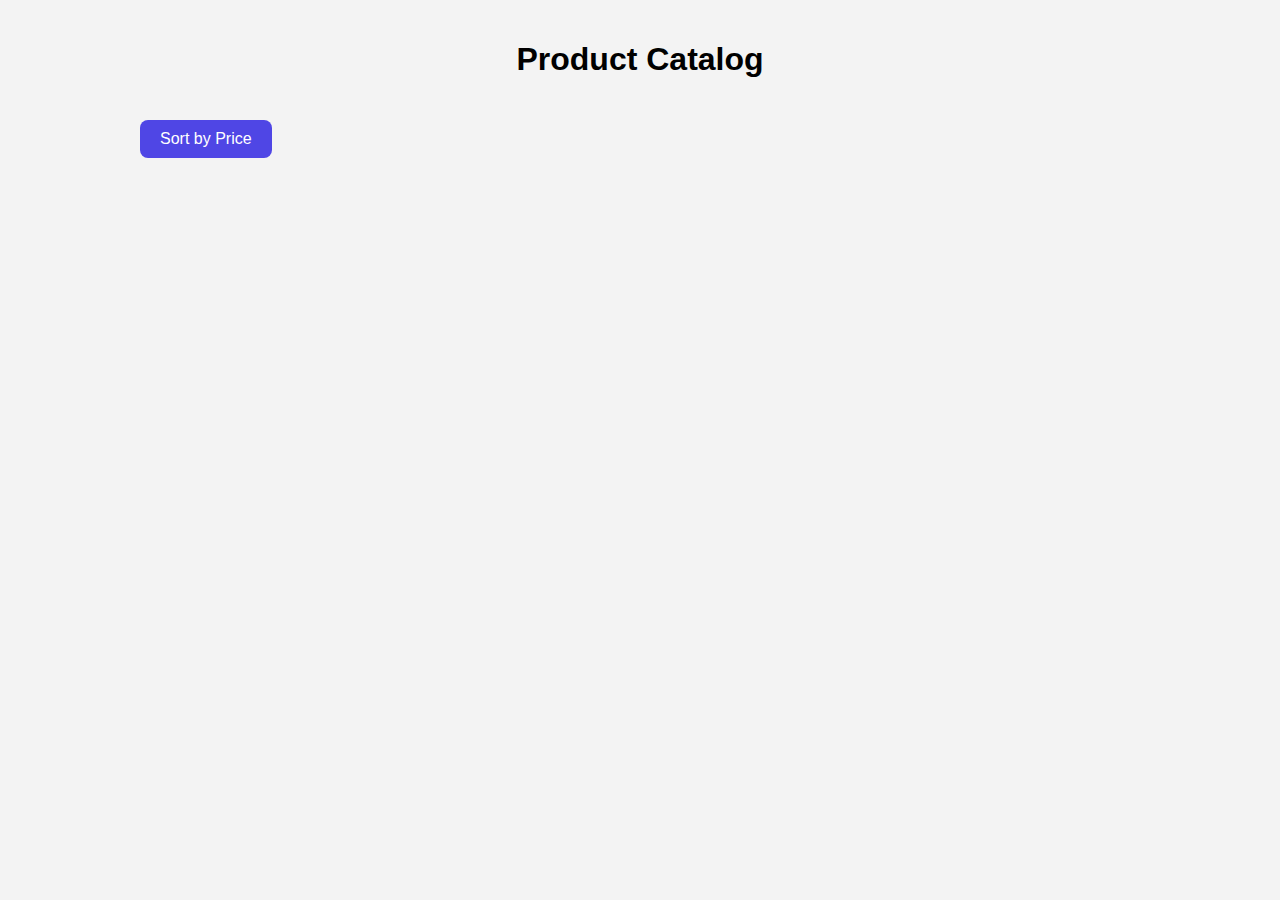
<file: AJAX.Fetch/index.html>
<!DOCTYPE html>
<html lang="en">
<head>
  <meta charset="UTF-8" />
  <title>Product App</title>
  <link rel="stylesheet" href="style.css" />
</head>
<body>
  <div class="container">
    <h1>Product Catalog</h1>
    <button id="sortBtn">Sort by Price</button>
    <div id="product-list" class="grid"></div>

    <div id="product-detail" class="hidden">
      <button id="backBtn">← Back</button>
      <div class="detail-content">
        <h2 id="detail-title"></h2>
        <div class="detail-images" id="detail-images"></div>
        <p id="detail-price"></p>
        <p id="detail-rating"></p>
        <p id="detail-description"></p>
        <p id="detail-category"></p>
      </div>
    </div>
  </div>

  <script src="script.js"></script>
</body>
</html>
</file>
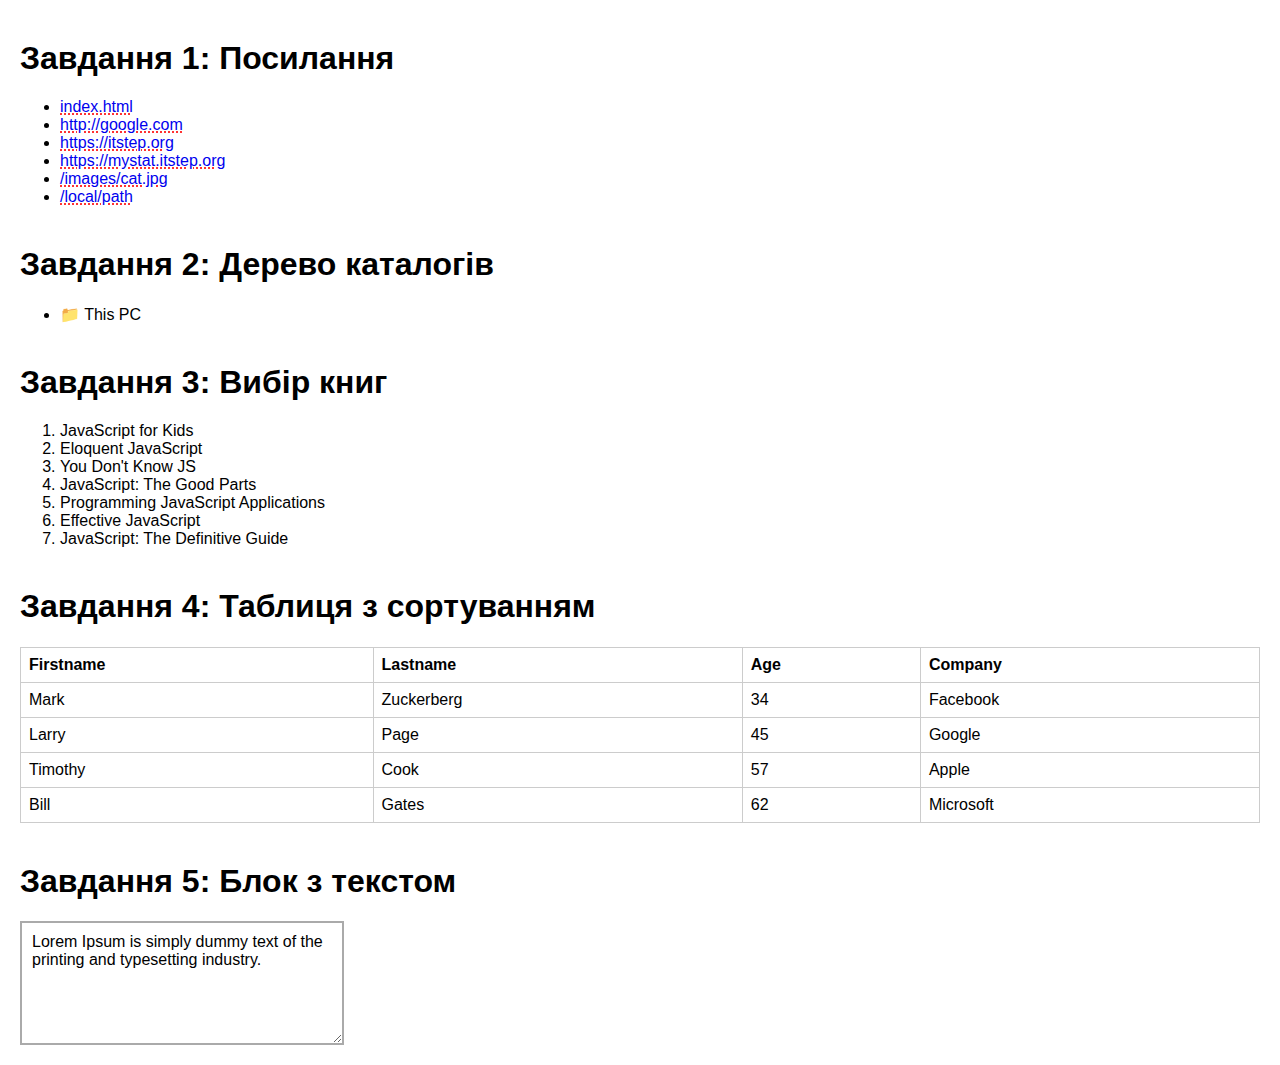
<file: BOMDOM/index.html>
<!DOCTYPE html>
<html lang="uk">
<head>
    <meta charset="UTF-8">
    <title>Завдання BOM / DOM</title>
    <link rel="stylesheet" href="style.css">
</head>
<body>
    <h1>Завдання 1: Посилання</h1>
    <ul id="links">
        <li><a href="index.html">index.html</a></li>
        <li><a href="http://google.com">http://google.com</a></li>
        <li><a href="https://itstep.org">https://itstep.org</a></li>
        <li><a href="https://mystat.itstep.org">https://mystat.itstep.org</a></li>
        <li><a href="/images/cat.jpg">/images/cat.jpg</a></li>
        <li><a href="/local/path">/local/path</a></li>
    </ul>

    <h1>Завдання 2: Дерево каталогів</h1>
    <ul id="tree">
        <li><span>📁 This PC</span>
            <ul>
                <li><span>💽 Local Disk (C:)</span>
                    <ul>
                        <li><span>📁 Program Files</span></li>
                        <li><span>📁 Users</span></li>
                        <li><span>📁 Windows</span></li>
                    </ul>
                </li>
                <li><span>💽 Local Disk (D:)</span>
                    <ul>
                        <li><span>📁 New Folder 1</span></li>
                        <li><span>📁 New Folder 2</span></li>
                    </ul>
                </li>
                <li><span>💽 Local Disk (E:)</span></li>
            </ul>
        </li>
    </ul>

    <h1>Завдання 3: Вибір книг</h1>
    <ol id="bookList">
        <li>JavaScript for Kids</li>
        <li>Eloquent JavaScript</li>
        <li>You Don't Know JS</li>
        <li>JavaScript: The Good Parts</li>
        <li>Programming JavaScript Applications</li>
        <li>Effective JavaScript</li>
        <li>JavaScript: The Definitive Guide</li>
    </ol>

    <h1>Завдання 4: Таблиця з сортуванням</h1>
    <table id="sortable">
        <thead>
            <tr>
                <th>Firstname</th>
                <th>Lastname</th>
                <th data-type="number">Age</th>
                <th>Company</th>
            </tr>
        </thead>
        <tbody>
            <tr><td>Mark</td><td>Zuckerberg</td><td>34</td><td>Facebook</td></tr>
            <tr><td>Larry</td><td>Page</td><td>45</td><td>Google</td></tr>
            <tr><td>Timothy</td><td>Cook</td><td>57</td><td>Apple</td></tr>
            <tr><td>Bill</td><td>Gates</td><td>62</td><td>Microsoft</td></tr>
        </tbody>
    </table>

    <h1>Завдання 5: Блок з текстом</h1>
    <div id="resizable" contenteditable="true">
        Lorem Ipsum is simply dummy text of the printing and typesetting industry.
    </div>

    <script src="script.js"></script>
</body>
</html>
</file>
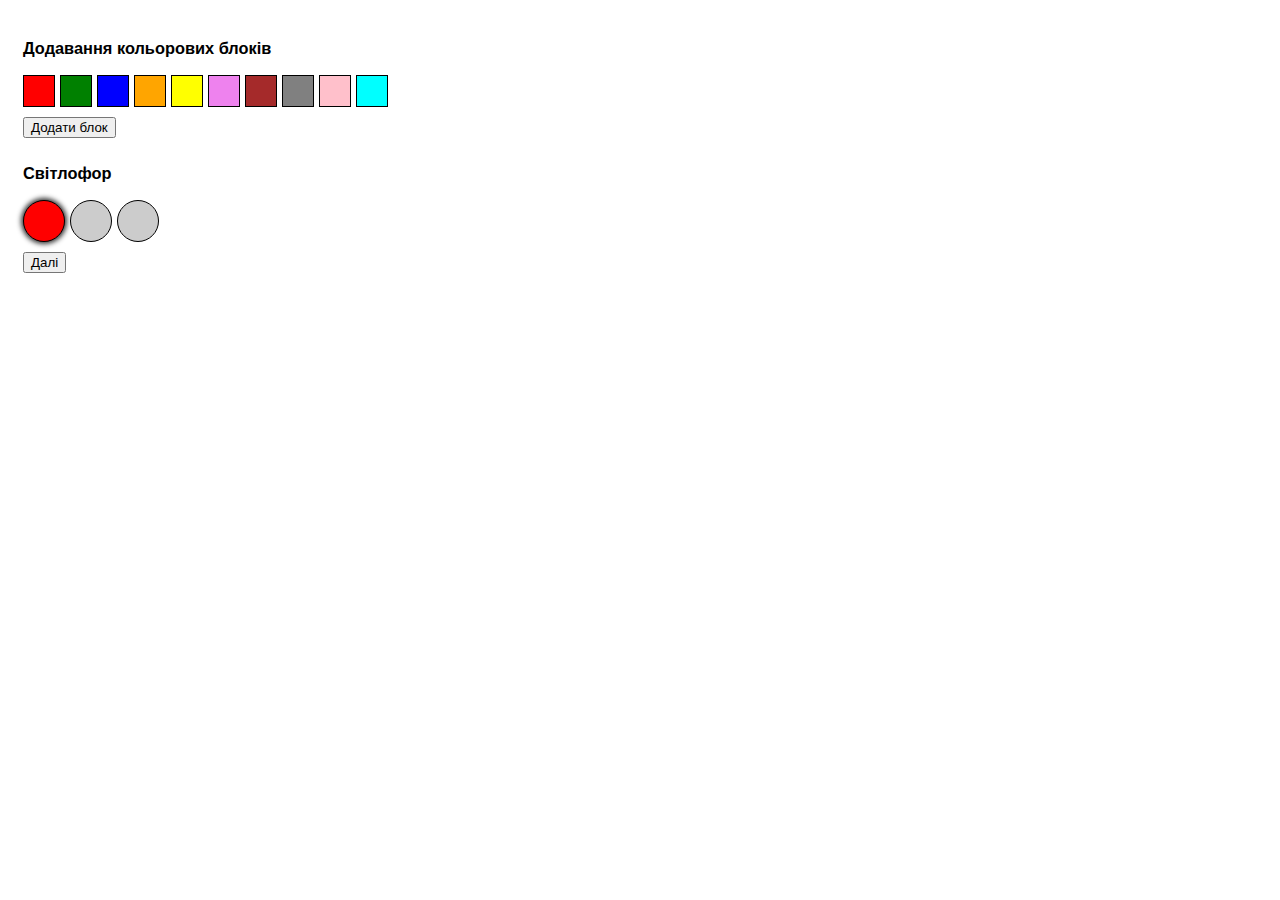
<file: DOM/index.html>
<!DOCTYPE html>
<html lang="uk">
<head>
  <meta charset="UTF-8">
  <title>DOM Блоки і Світлофор</title>
  <link rel="stylesheet" href="style.css">
</head>
<body>

  <h3>Додавання кольорових блоків</h3>
  <div id="palette">
    <div class="color" style="background: red;"></div>
    <div class="color" style="background: green;"></div>
    <div class="color" style="background: blue;"></div>
    <div class="color" style="background: orange;"></div>
    <div class="color" style="background: yellow;"></div>
    <div class="color" style="background: violet;"></div>
    <div class="color" style="background: brown;"></div>
    <div class="color" style="background: gray;"></div>
    <div class="color" style="background: pink;"></div>
    <div class="color" style="background: cyan;"></div>
  </div>

  <button id="addBlockBtn">Додати блок</button>
  <div id="blocksContainer"></div>

  <h3>Світлофор</h3>
  <div id="trafficLight">
    <div class="light red"></div>
    <div class="light yellow"></div>
    <div class="light green"></div>
  </div>
  <button id="nextBtn">Далі</button>

  <script src="script.js"></script>
</body>
</html>
</file>
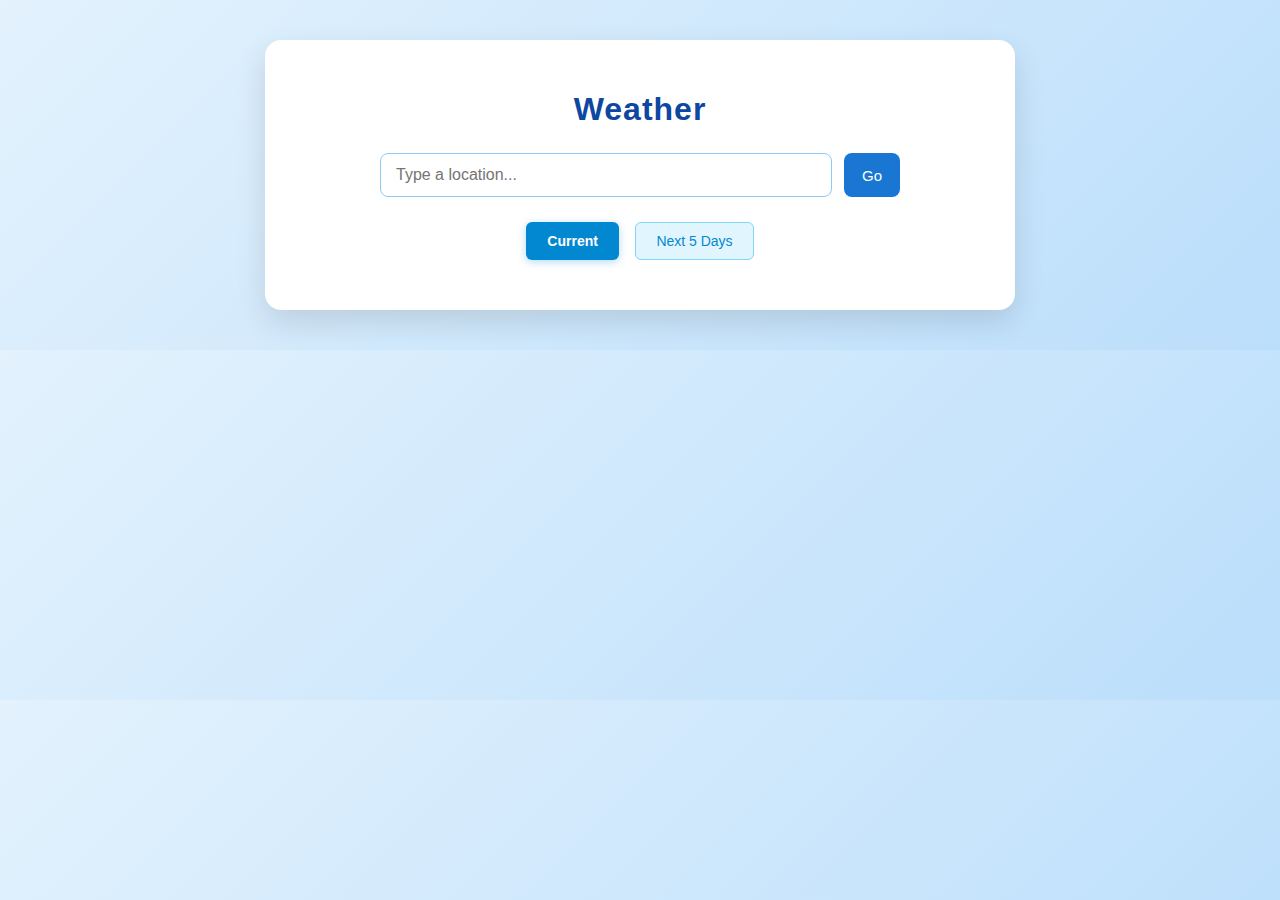
<file: exam/index.html>
<!DOCTYPE html>
<html lang="en">
<head>
  <meta charset="UTF-8" />
  <meta name="viewport" content="width=device-width, initial-scale=1.0"/>
  <title>Weather</title>
  <link rel="stylesheet" href="style.css"/>
  <script src="https://code.jquery.com/jquery-3.6.0.min.js"></script>
</head>
<body>
  <main class="wrapper">
    <header>
      <h1 class="app-title">Weather</h1>
      <section class="search-panel">
        <input id="locationField" type="text" placeholder="Type a location..." />
        <button id="lookupBtn">Go</button>
      </section>
    </header>

    <nav class="switcher">
      <button class="nav-toggle selected" data-target="currentView">Current</button>
      <button class="nav-toggle" data-target="weeklyView">Next 5 Days</button>
    </nav>

    <section id="currentView" class="view visible">
      <div id="nowInfo"></div>
      <div id="surroundingTowns"></div>
    </section>

    <section id="weeklyView" class="view">
      <div id="futureSummary" class="day-list"></div>
      <div id="hourlyForecast" class="hourly-details"></div>
    </section>
  </main>

  <script src="script.js"></script>
</body>
</html>
</file>
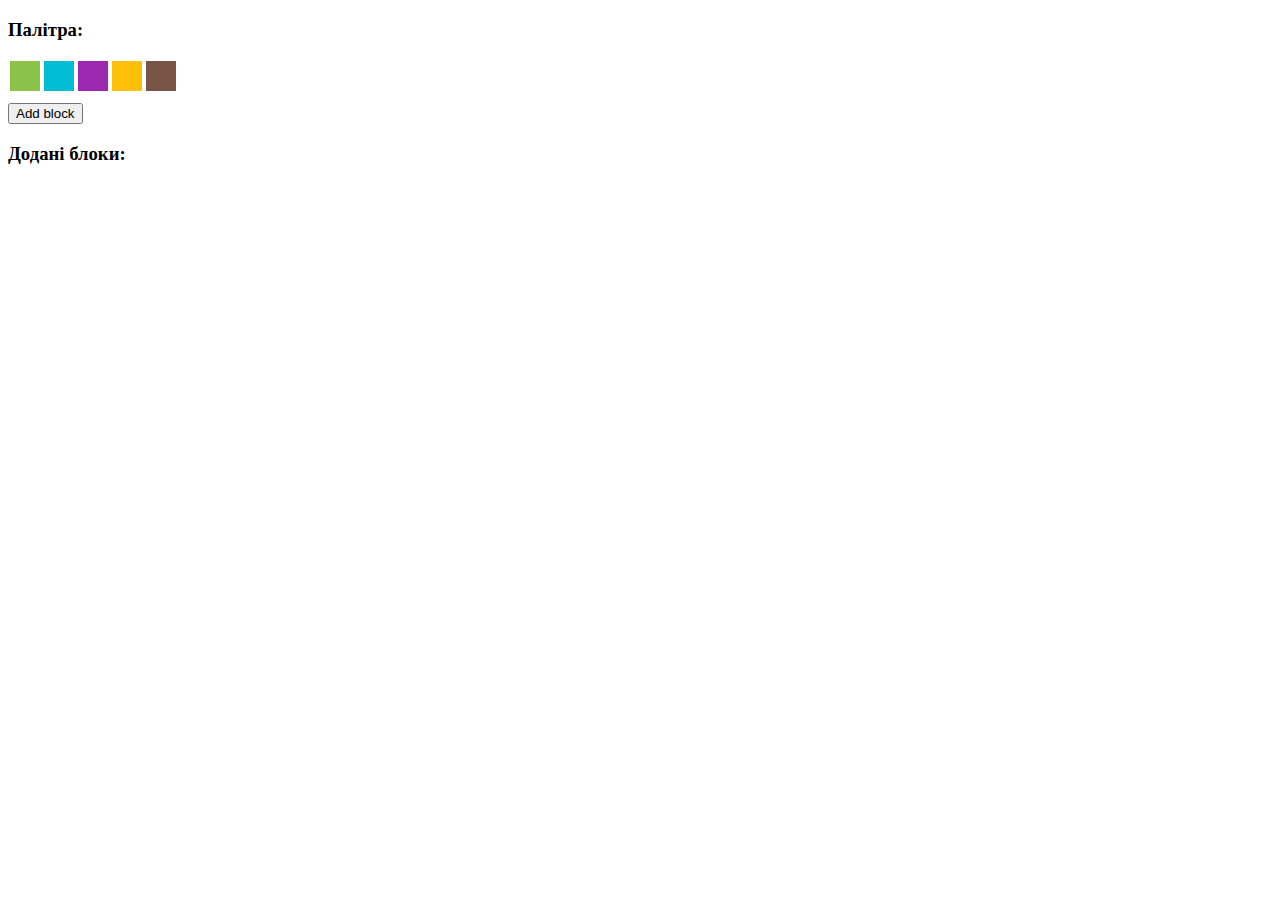
<file: jQuery/index.html>
<!DOCTYPE html>
<html lang="uk">
<head>
  <meta charset="UTF-8">
  <title>Палітра блоків</title>
  <style>
    .palette, .blocks {
      display: flex;
      margin: 10px 0;
      flex-wrap: wrap;
    }
    .color {
      width: 30px;
      height: 30px;
      margin: 2px;
      cursor: pointer;
    }
    .block {
      width: 50px;
      height: 50px;
      margin: 5px;
      border: 1px solid #ccc;
    }
  </style>
  <script src="https://code.jquery.com/jquery-3.7.1.min.js"></script>
</head>
<body>

<h3>Палітра:</h3>
<div class="palette" id="palette">
  <div class="color" style="background-color: #8bc34a;"></div>
  <div class="color" style="background-color: #00bcd4;"></div>
  <div class="color" style="background-color: #9c27b0;"></div>
  <div class="color" style="background-color: #ffc107;"></div>
  <div class="color" style="background-color: #795548;"></div>
</div>

<button id="addBlock">Add block</button>

<h3>Додані блоки:</h3>
<div class="blocks" id="blocksContainer"></div>

<script>
  let selectedColor = null;

  $(document).ready(function () {
    const savedBlocks = JSON.parse(localStorage.getItem('blocks')) || [];
    savedBlocks.forEach(color => addBlock(color));
  });

  $('#palette').on('click', '.color', function () {
    selectedColor = $(this).css('background-color');
  });

  $('#addBlock').on('click', function () {
    if (!selectedColor) {
      alert('Виберіть колір!');
      return;
    }
    addBlock(selectedColor);
    saveBlocks();
  });

  function addBlock(color) {
    const block = $('<div></div>')
      .addClass('block')
      .css('background-color', color)
      .on('dblclick', function () {
        $(this).remove();
        saveBlocks();
      });
    $('#blocksContainer').append(block);
  }

  function saveBlocks() {
    const colors = $('.block').map(function () {
      return $(this).css('background-color');
    }).get();
    localStorage.setItem('blocks', JSON.stringify(colors));
  }
</script>

</body>
</html>
</file>
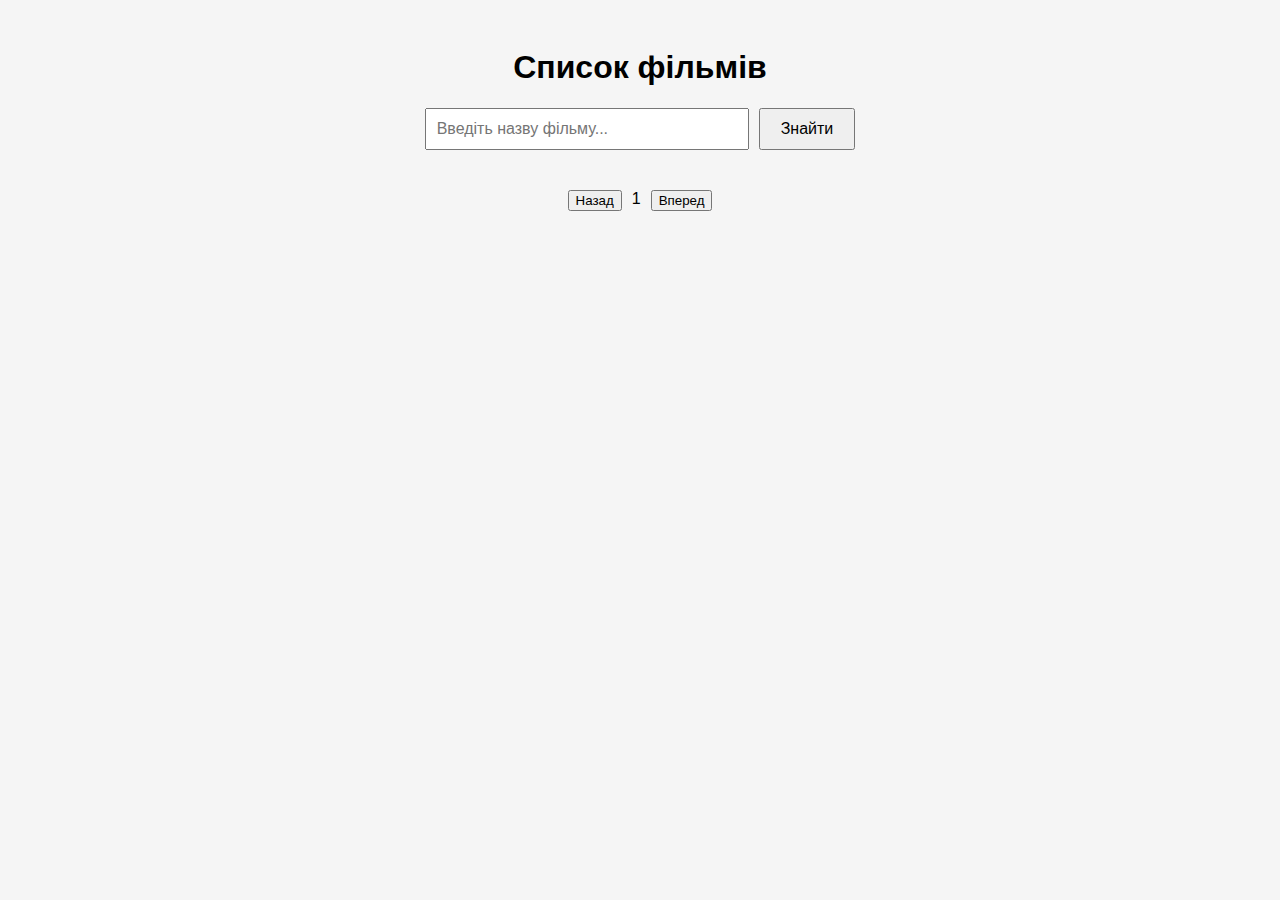
<file: pagination/index.html>
<!DOCTYPE html>
<html lang="uk">
<head>
  <meta charset="UTF-8">
  <title>Список фільмів</title>
  <link rel="stylesheet" href="styles.css">
</head>
<body>
  <h1>Список фільмів</h1>

  <div class="search-bar">
    <input type="text" id="searchInput" placeholder="Введіть назву фільму...">
    <button id="searchBtn">Знайти</button>
  </div>

  <div id="movies-container"></div>

  <div class="pagination">
    <button id="prevBtn">Назад</button>
    <span id="pageIndicator">1</span>
    <button id="nextBtn">Вперед</button>
  </div>

  <script src="script.js"></script>
</body>
</html>
</file>
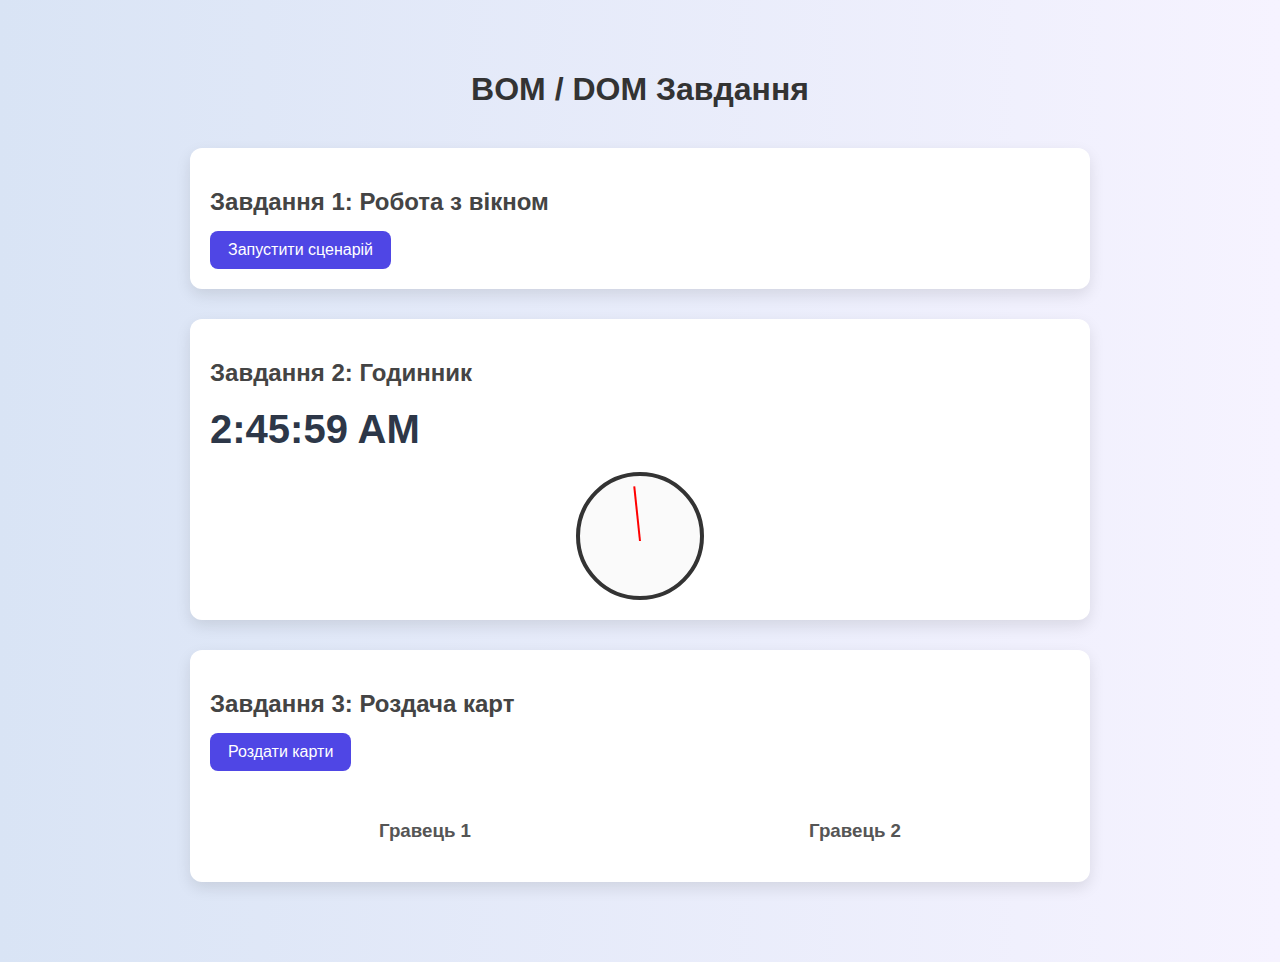
<file: BOMDOM2/indeх.html>
<!DOCTYPE html>
<html lang="uk">
<head>
  <meta charset="UTF-8" />
  <title>BOM / DOM Завдання</title>
  <link rel="stylesheet" href="style.css">
</head>
<body>
  <div class="container">
    <h1>BOM / DOM Завдання</h1>

    <section class="block">
      <h2>Завдання 1: Робота з вікном</h2>
      <button onclick="startWindowSequence()">Запустити сценарій</button>
    </section>

    <section class="block">
      <h2>Завдання 2: Годинник</h2>
      <div id="clock">00:00:00</div>
      <div id="analog">
        <div id="secondHand" class="hand"></div>
      </div>
    </section>

    <section class="block">
      <h2>Завдання 3: Роздача карт</h2>
      <button onclick="dealCards()">Роздати карти</button>
      <div class="cards">
        <div class="player" id="player1"><h3>Гравець 1</h3></div>
        <div class="player" id="player2"><h3>Гравець 2</h3></div>
      </div>
    </section>
  </div>
  <script src="script.js"></script>
</body>
</html>
</file>
<file: AJAX.Fetch/style.css>
body {
  font-family: Arial, sans-serif;
  margin: 0;
  background: #f3f3f3;
  padding: 20px;
}

.container {
  max-width: 1000px;
  margin: auto;
}

h1 {
  text-align: center;
}

button {
  padding: 10px 20px;
  margin: 20px 0;
  font-size: 16px;
  background-color: #4f46e5;
  color: white;
  border: none;
  border-radius: 8px;
  cursor: pointer;
}

button:hover {
  background-color: #3730a3;
}

.grid {
  display: flex;
  flex-wrap: wrap;
  gap: 20px;
  justify-content: center;
}

.card {
  background: white;
  border-radius: 10px;
  box-shadow: 0 2px 6px rgba(0,0,0,0.1);
  width: 220px;
  padding: 15px;
  cursor: pointer;
  transition: transform 0.2s;
}

.card:hover {
  transform: scale(1.03);
}

.card img {
  width: 100%;
  height: 180px;
  object-fit: contain;
}

.card h3 {
  font-size: 18px;
  margin: 10px 0;
}

.card p {
  font-size: 14px;
  margin: 5px 0;
}

.hidden {
  display: none;
}

.detail-content {
  background: white;
  padding: 20px;
  border-radius: 10px;
  box-shadow: 0 3px 10px rgba(0,0,0,0.15);
  margin-top: 20px;
}

.detail-images img {
  width: 100px;
  margin: 5px;
  border: 1px solid #ccc;
  border-radius: 6px;
}
</file>
<file: BOMDOM/style.css>
body {
    font-family: Arial, sans-serif;
    margin: 20px;
}

h1 {
    margin-top: 40px;
}

a.external {
    text-decoration: underline dotted red;
}

#tree ul {
    display: none;
    margin-left: 20px;
}

#tree li span {
    cursor: pointer;
}

#tree li span:hover {
    font-weight: bold;
}

#bookList li {
    cursor: pointer;
}

#bookList li.selected {
    background-color: orange;
}

table {
    border-collapse: collapse;
    width: 100%;
    margin-top: 10px;
}

th, td {
    border: 1px solid #ccc;
    padding: 8px;
    text-align: left;
    cursor: pointer;
}

#resizable {
    border: 2px solid #aaa;
    width: 300px;
    height: 100px;
    resize: both;
    overflow: auto;
    padding: 10px;
}
</file>
<file: DOM/style.css>
body {
  font-family: sans-serif;
  padding: 15px;
  font-size: 14px;
}

#palette {
  display: flex;
  flex-wrap: wrap;
  gap: 5px;
  margin-bottom: 10px;
}

.color {
  width: 30px;
  height: 30px;
  border: 1px solid #000;
  cursor: pointer;
}

#blocksContainer {
  display: flex;
  flex-wrap: wrap;
  gap: 5px;
  margin: 10px 0;
}

.block {
  width: 40px;
  height: 40px;
  border: 1px solid #555;
  cursor: pointer;
}

#trafficLight {
  display: flex;
  gap: 5px;
  margin: 10px 0;
}

.light {
  width: 40px;
  height: 40px;
  background: #ccc;
  border-radius: 50%;
  border: 1px solid #000;
}

.active {
  box-shadow: 0 0 5px 2px #333;
}

.red.active { background: red; }
.yellow.active { background: yellow; }
.green.active { background: green; }
</file>
<file: exam/style.css>
body {
  margin: 0;
  font-family: "Segoe UI", Tahoma, Geneva, Verdana, sans-serif;
  background: linear-gradient(135deg, #e3f2fd, #bbdefb);
  color: #212121;
}

.wrapper {
  max-width: 700px;
  margin: 40px auto;
  background: #ffffff;
  border-radius: 16px;
  padding: 30px 25px;
  box-shadow: 0 12px 30px rgba(0, 0, 0, 0.12);
  transition: box-shadow 0.3s ease;
}

.wrapper:hover {
  box-shadow: 0 16px 36px rgba(0, 0, 0, 0.15);
}

.app-title {
  text-align: center;
  color: #0d47a1;
  margin-bottom: 25px;
  font-size: 2rem;
  letter-spacing: 1px;
}

.search-panel {
  display: flex;
  justify-content: center;
  gap: 12px;
  flex-wrap: wrap;
  margin-bottom: 20px;
}

input[type="text"] {
  padding: 12px 15px;
  width: 60%;
  font-size: 16px;
  border-radius: 8px;
  border: 1px solid #90caf9;
  outline: none;
  transition: border 0.2s ease;
}

input[type="text"]:focus {
  border-color: #42a5f5;
  box-shadow: 0 0 5px rgba(66, 165, 245, 0.5);
}

button {
  padding: 12px 18px;
  background-color: #1976d2;
  border: none;
  color: white;
  font-size: 15px;
  border-radius: 8px;
  cursor: pointer;
  transition: background-color 0.2s ease;
}

button:hover {
  background-color: #1565c0;
}

.switcher {
  margin: 25px 0 15px;
  text-align: center;
}

.nav-toggle {
  margin: 0 6px;
  background: #e1f5fe;
  color: #0288d1;
  border: 1px solid #81d4fa;
  padding: 10px 20px;
  border-radius: 6px;
  font-size: 14px;
  transition: all 0.2s ease;
}

.nav-toggle:hover {
  background-color: #b3e5fc;
}

.nav-toggle.selected {
  background: #0288d1;
  color: #ffffff;
  font-weight: bold;
  border-color: transparent;
  box-shadow: 0 2px 8px rgba(2, 136, 209, 0.3);
}

.view {
  display: none;
  margin-top: 20px;
}

.view.visible {
  display: block;
}

h2, h3, p {
  margin: 10px 0;
}

.weather-emoji {
  font-size: 32px;
}
</file>
<file: pagination/styles.css>
body {
  font-family: Arial, sans-serif;
  background: #f5f5f5;
  padding: 20px;
}

h1 {
  text-align: center;
}

.search-bar {
  display: flex;
  justify-content: center;
  margin-bottom: 20px;
}

.search-bar input {
  width: 300px;
  padding: 10px;
  font-size: 16px;
}

.search-bar button {
  padding: 10px 20px;
  font-size: 16px;
  margin-left: 10px;
  cursor: pointer;
}

#movies-container {
  display: grid;
  grid-template-columns: repeat(auto-fill, minmax(200px, 1fr));
  gap: 15px;
}

.movie-card {
  background: white;
  border-radius: 8px;
  box-shadow: 0 2px 8px rgba(0, 0, 0, 0.1);
  overflow: hidden;
  cursor: pointer;
  transition: 0.2s;
}

.movie-card:hover {
  transform: scale(1.02);
}

.movie-card img {
  width: 100%;
  height: 300px;
  object-fit: cover;
}

.movie-info {
  padding: 10px;
}

.pagination {
  display: flex;
  justify-content: center;
  gap: 10px;
  margin-top: 20px;
}
</file>
<file: BOMDOM2/style.css>
body {
  font-family: 'Segoe UI', sans-serif;
  background: linear-gradient(to right, #d9e4f5, #f6f3ff);
  margin: 0;
  padding: 0;
}

.container {
  max-width: 900px;
  margin: 30px auto;
  padding: 20px;
}

h1 {
  text-align: center;
  color: #333;
  margin-bottom: 40px;
}

.block {
  background: #fff;
  border-radius: 12px;
  padding: 20px;
  margin-bottom: 30px;
  box-shadow: 0 6px 15px rgba(0, 0, 0, 0.1);
}

.block h2 {
  color: #444;
  margin-bottom: 15px;
}

button {
  background-color: #4f46e5;
  color: white;
  border: none;
  padding: 10px 18px;
  border-radius: 8px;
  font-size: 16px;
  cursor: pointer;
  transition: background-color 0.3s;
}

button:hover {
  background-color: #3730a3;
}

#clock {
  font-size: 2.5em;
  font-weight: bold;
  color: #2d3748;
  margin: 20px 0;
}

#analog {
  margin: 0 auto;
  width: 120px;
  height: 120px;
  border: 4px solid #333;
  border-radius: 50%;
  position: relative;
  background: #fafafa;
}

.hand {
  width: 2px;
  height: 55px;
  background: red;
  position: absolute;
  top: 10px;
  left: 59px;
  transform-origin: bottom center;
}

.cards {
  display: flex;
  justify-content: space-around;
  flex-wrap: wrap;
  margin-top: 20px;
}

.player {
  margin: 10px;
  text-align: center;
}

.player h3 {
  margin-bottom: 10px;
  color: #555;
}

.card {
  display: inline-block;
  width: 60px;
  height: 90px;
  margin: 5px;
  background-color: #ffffff;
  border: 2px solid #333;
  border-radius: 6px;
  font-size: 20px;
  font-weight: bold;
  color: #1a202c;
  line-height: 90px;
  box-shadow: 0 4px 10px rgba(0,0,0,0.1);
}
</file>
